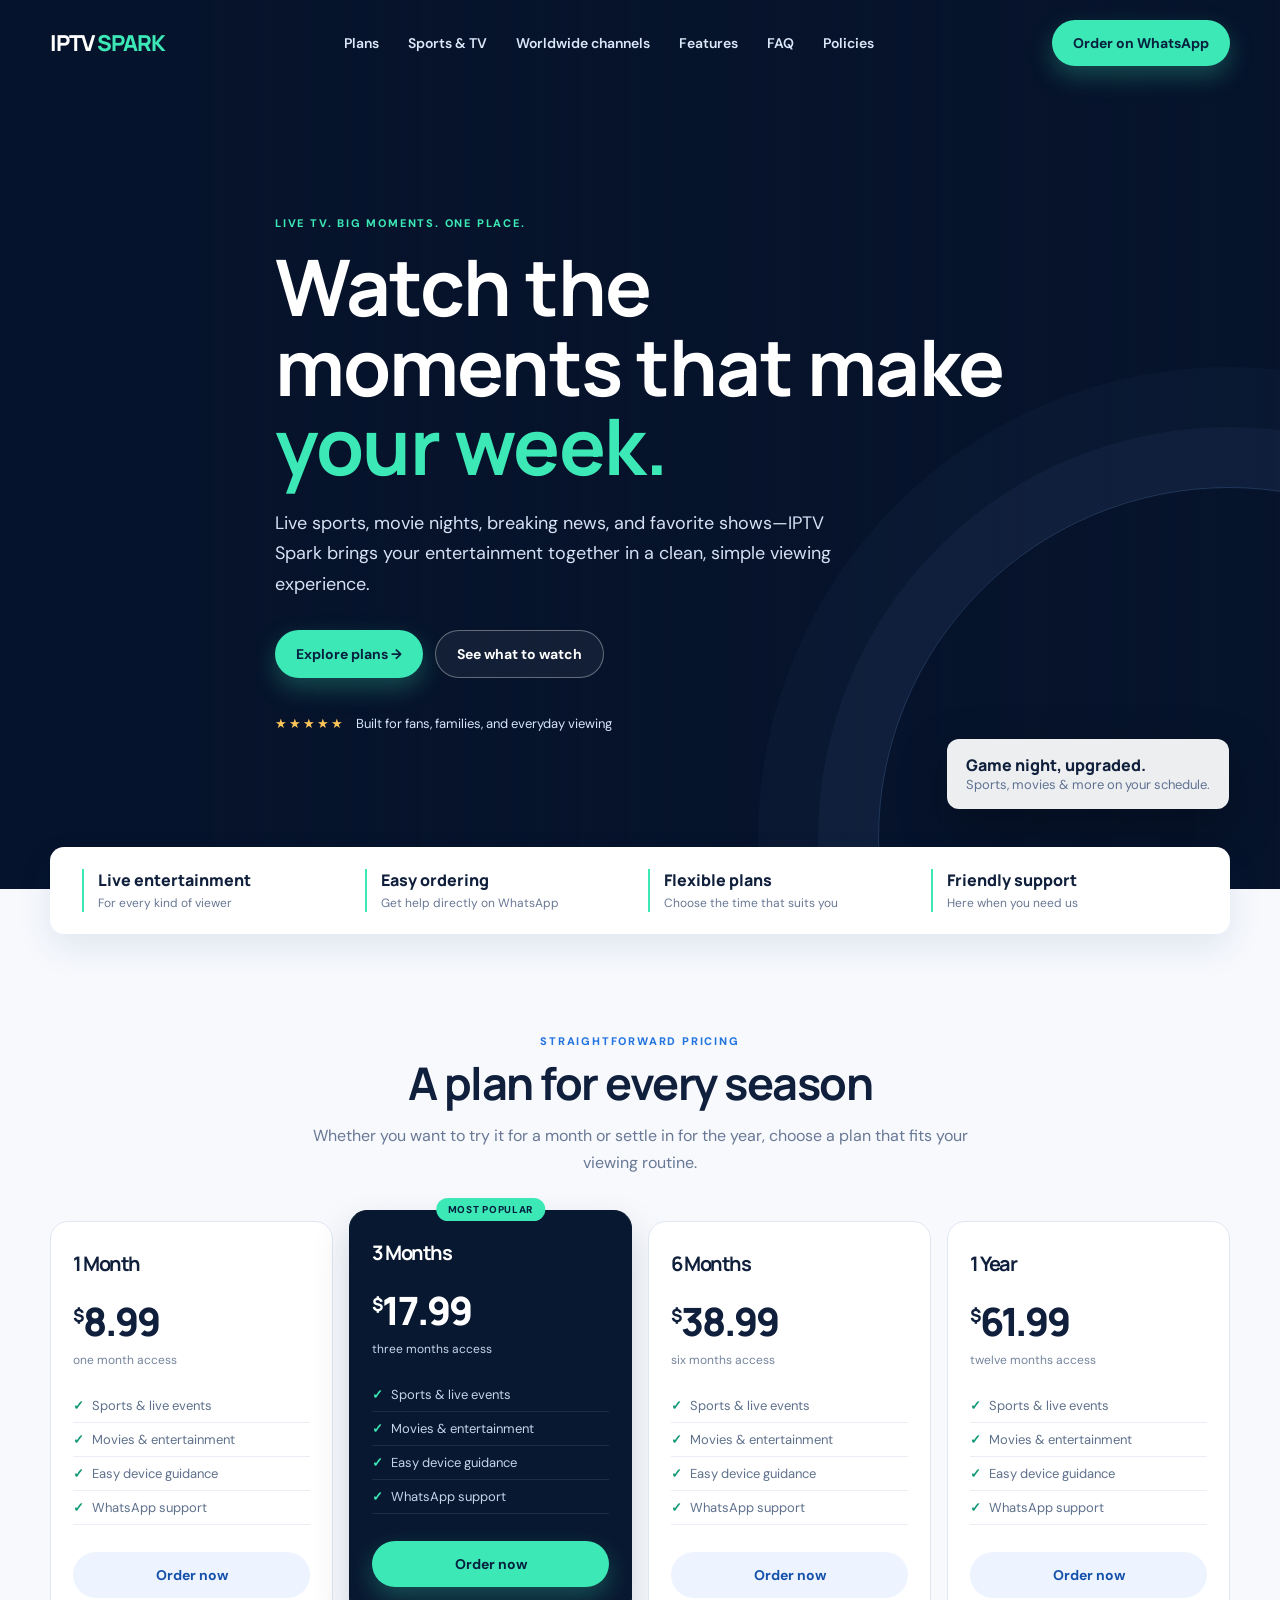
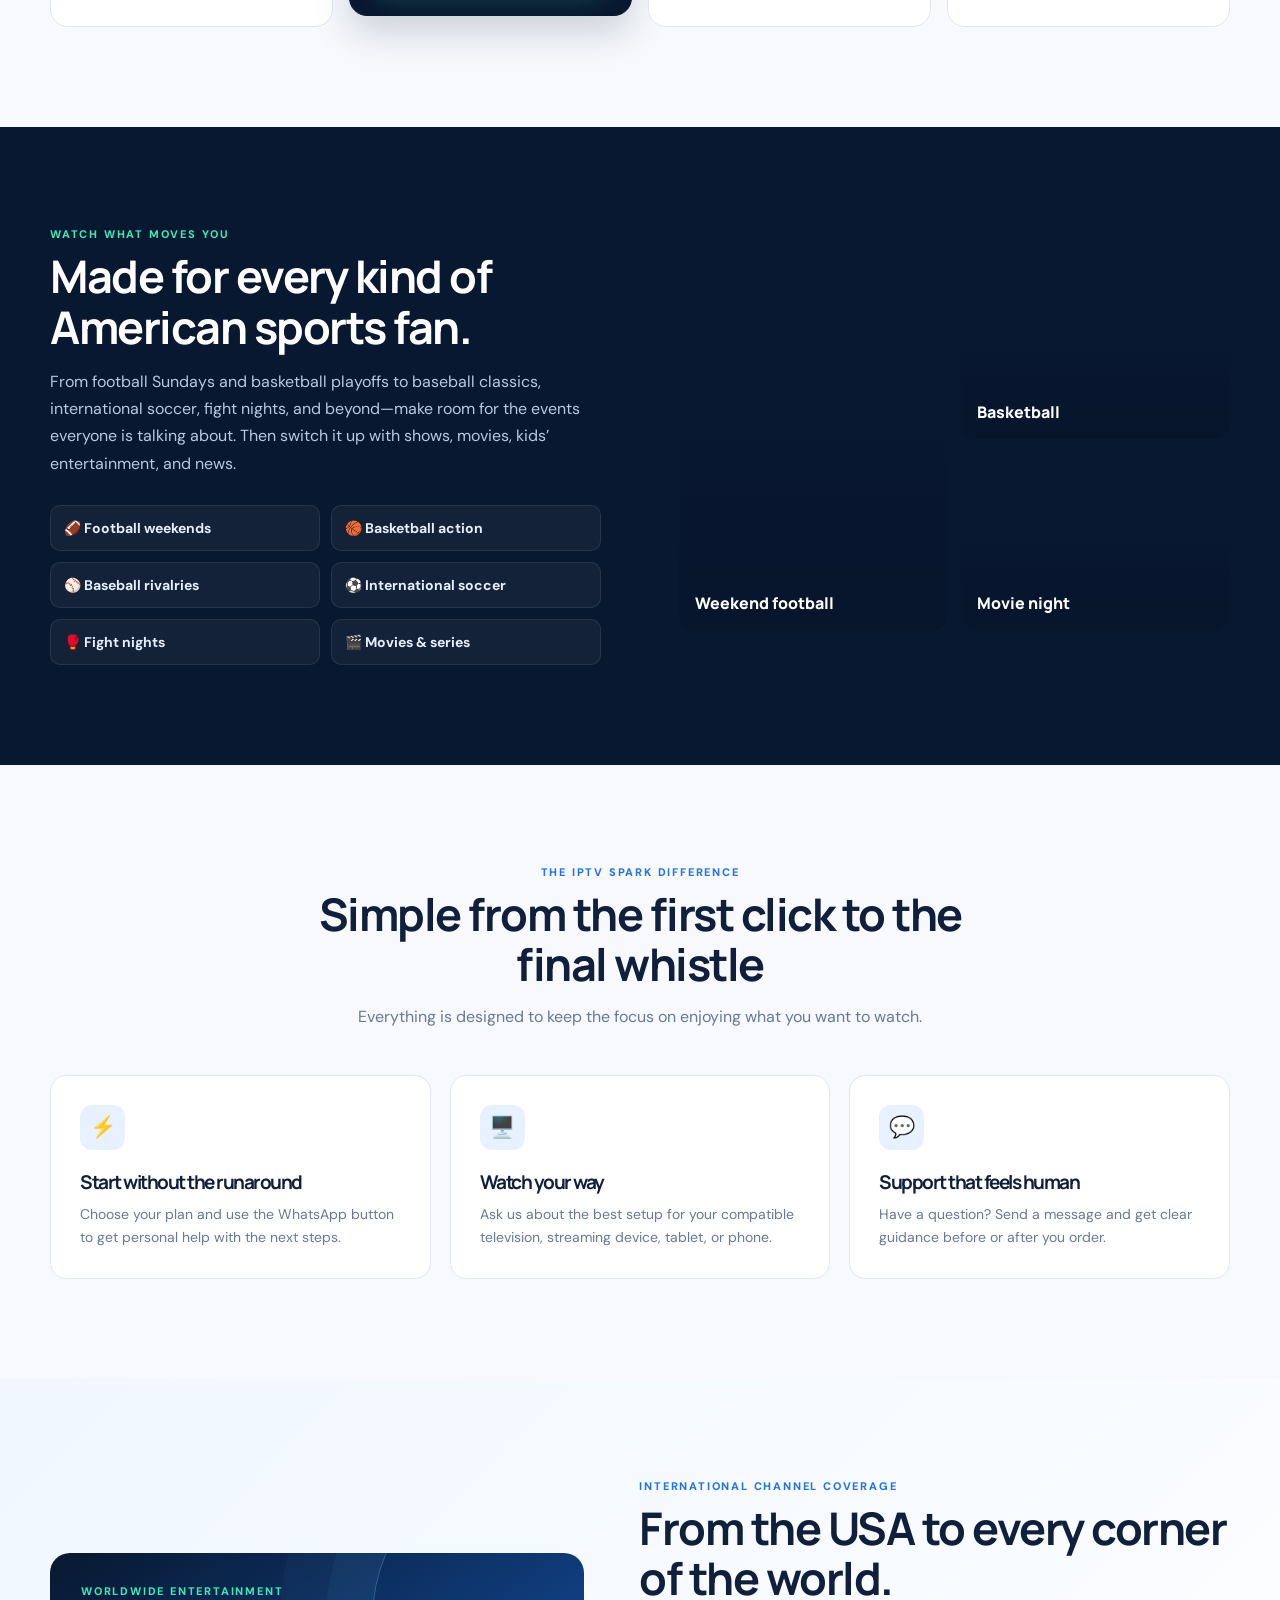
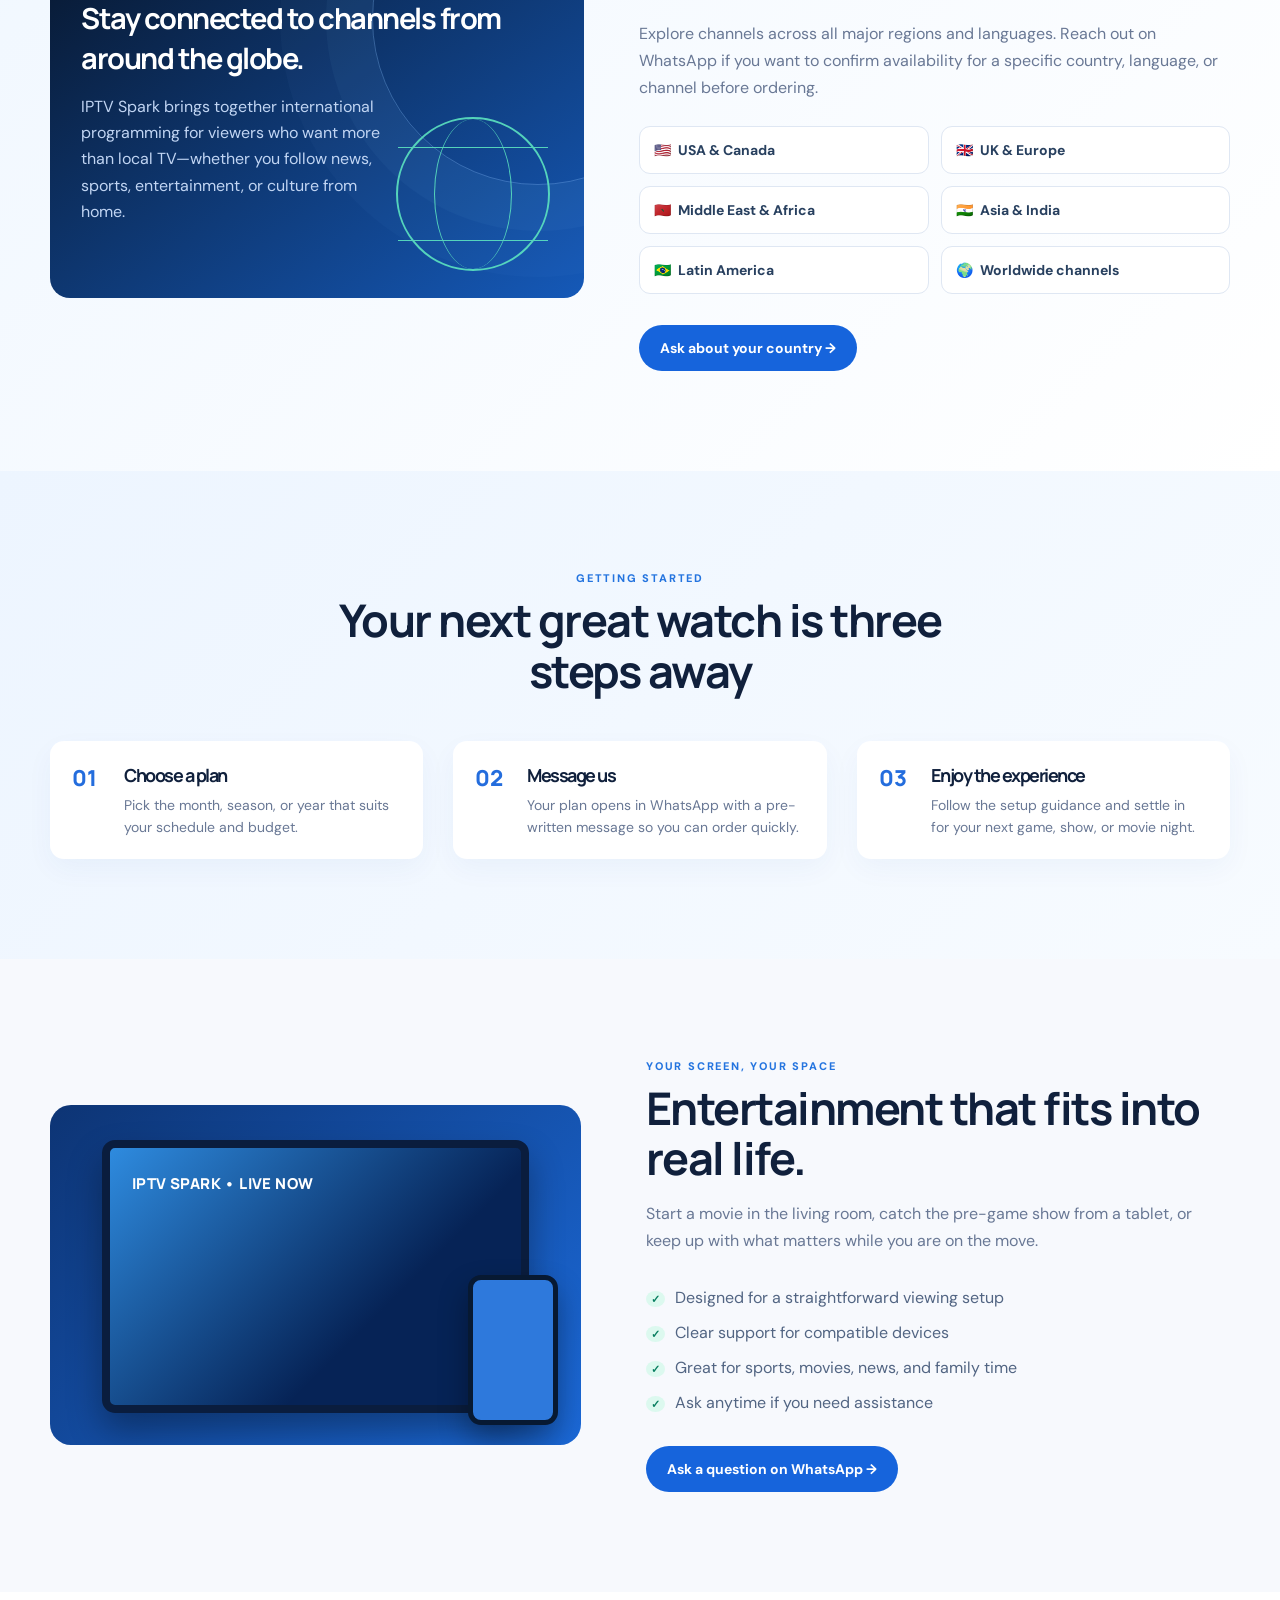
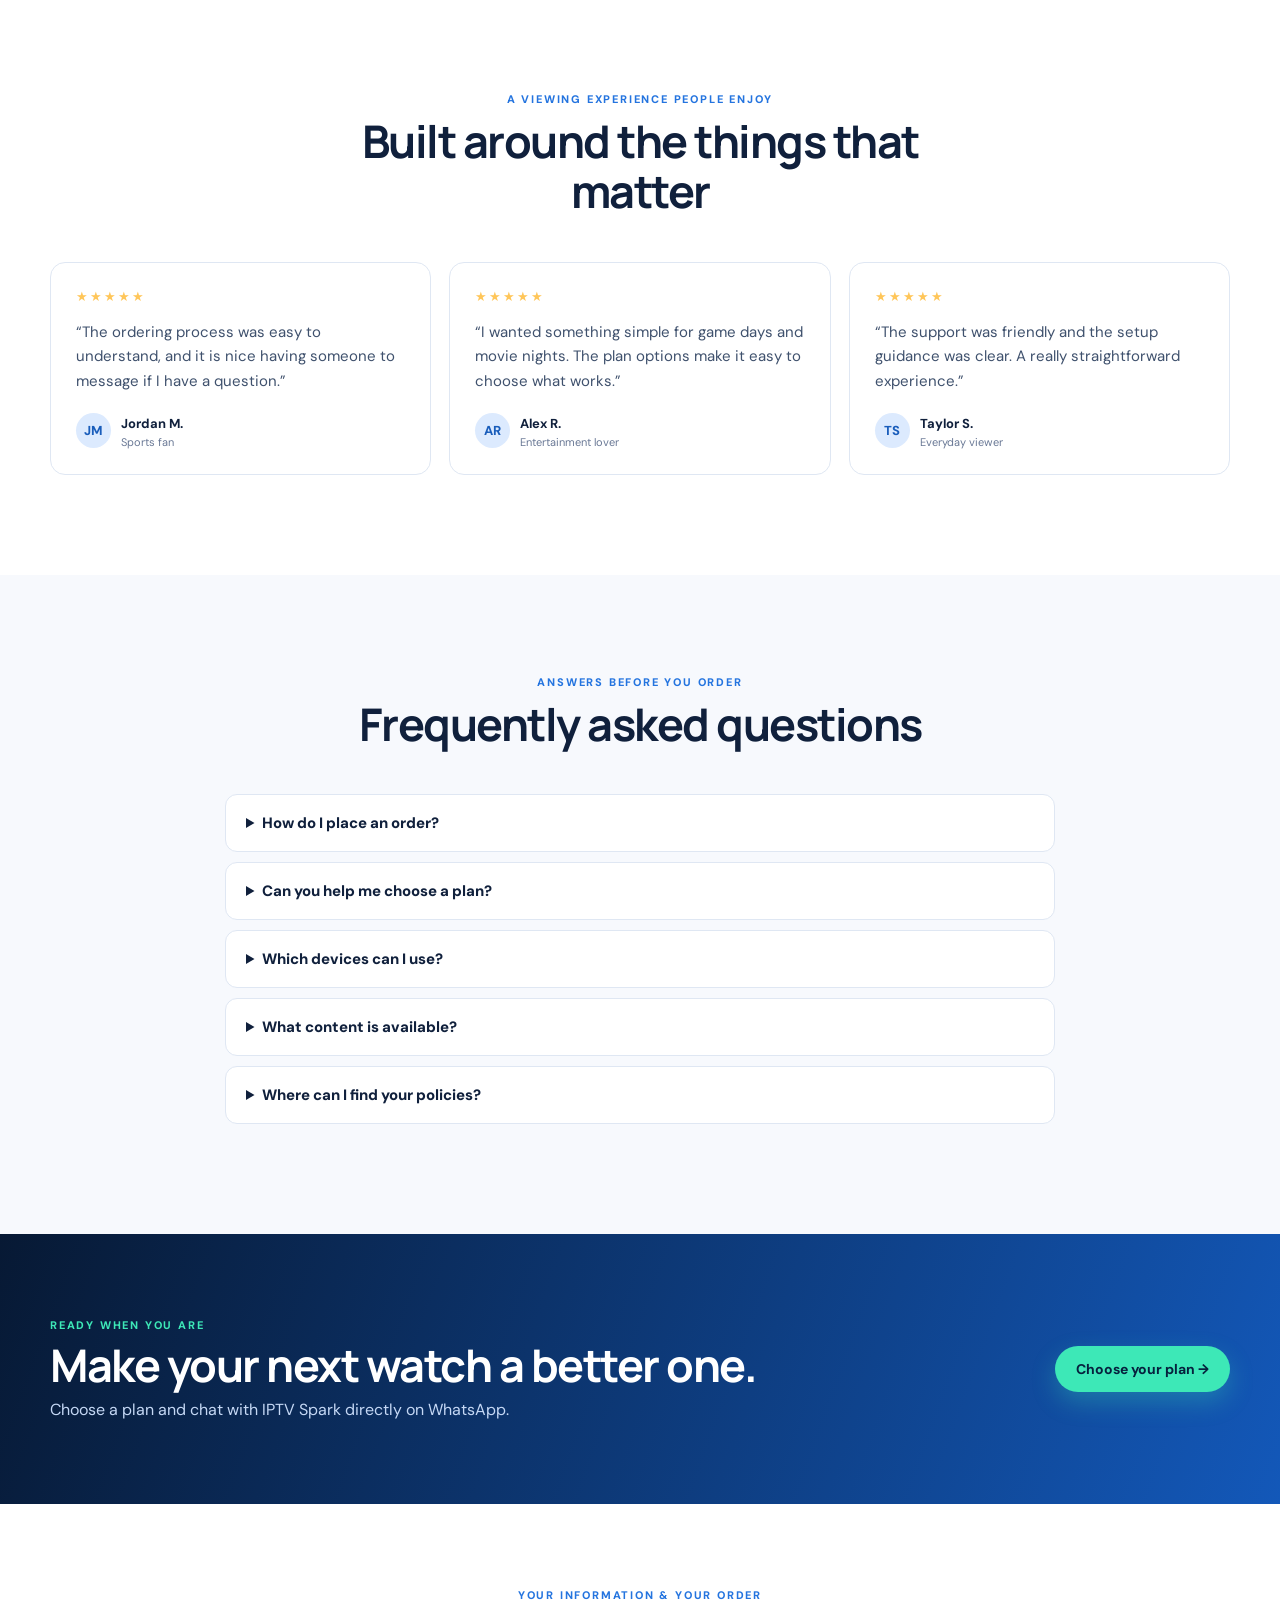
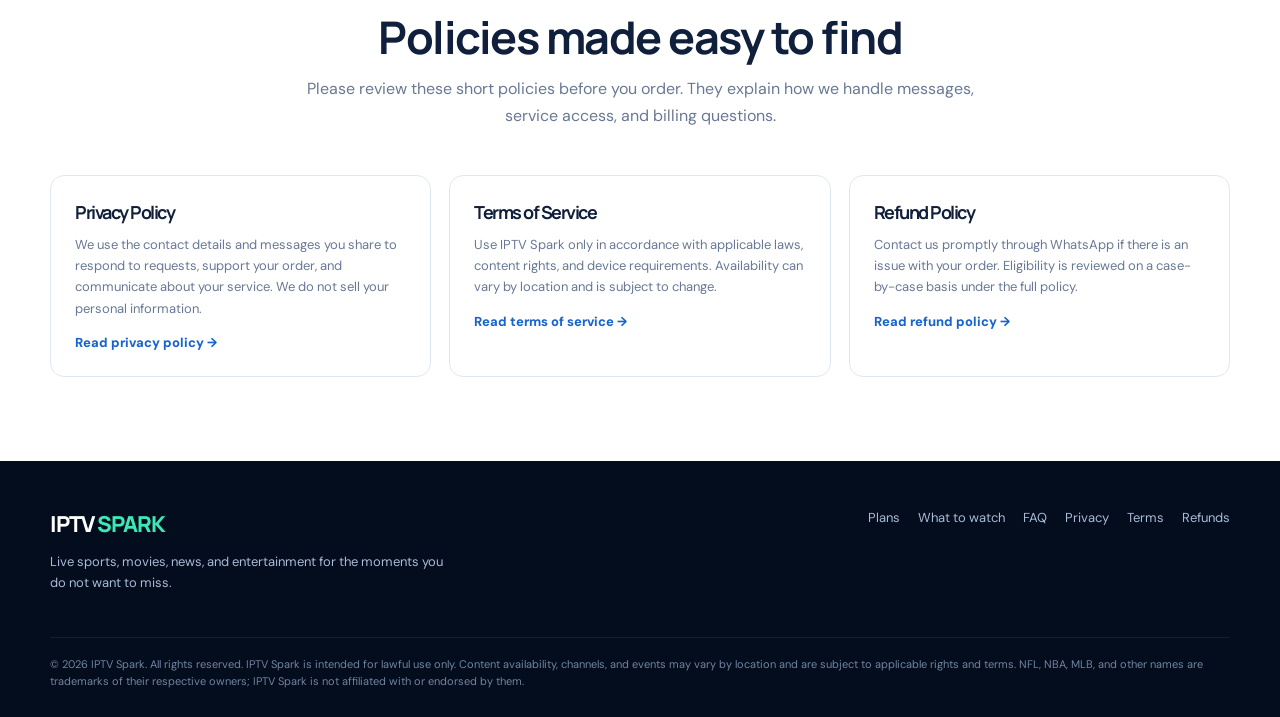
<file: index.html>
<!doctype html>
<html lang="en">
<head>
<meta charset="UTF-8">
<meta name="viewport" content="width=device-width,initial-scale=1.0">
<meta name="description" content="IPTV Spark offers flexible live-TV plans with USA and international channels, sports, movies, news, and entertainment.">
<meta name="keywords" content="IPTV USA, international IPTV, worldwide TV channels, all countries channels, live TV streaming, NFL, NBA, MLB, soccer, sports streaming, movies, entertainment">
<meta name="robots" content="index,follow">
<meta name="theme-color" content="#081830">
<meta property="og:title" content="IPTV Spark | Live Sports & International Entertainment">
<title>IPTV Spark | Live Sports & International Entertainment</title>
<!-- Google tag (gtag.js) -->
<script async src="https://www.googletagmanager.com/gtag/js?id=AW-18225805991"></script>
<script>
  window.dataLayer = window.dataLayer || [];
  function gtag(){dataLayer.push(arguments);}
  gtag('js', new Date());

  gtag('config', 'AW-18225805991');
</script>
<link rel="preconnect" href="https://fonts.googleapis.com">
<link rel="preconnect" href="https://fonts.gstatic.com" crossorigin>
<link href="https://fonts.googleapis.com/css2?family=DM+Sans:wght@400;500;600;700&family=Manrope:wght@600;700;800&display=swap" rel="stylesheet">
<script type="application/ld+json">{"@context":"https://schema.org","@type":"WebSite","name":"IPTV Spark","description":"Flexible plans for live TV, sports, movies, and entertainment."}</script>
<style>
:root{--navy:#081830;--blue:#1664dc;--mint:#3de8b7;--gold:#ffc659;--soft:#f7f9fd;--ink:#10203c;--muted:#697895;--line:#dfe7f3}*{box-sizing:border-box}html{scroll-behavior:smooth}body{margin:0;font-family:"DM Sans",Arial,sans-serif;color:var(--ink);background:var(--soft)}a{text-decoration:none;color:inherit}.wrap{width:min(1180px,calc(100% - 40px));margin:auto}.eyebrow{text-transform:uppercase;color:#2474df;letter-spacing:1.8px;font-size:11px;font-weight:800}.btn{border:0;border-radius:99px;padding:14px 21px;font:700 14px "DM Sans";display:inline-flex;justify-content:center;align-items:center;gap:8px;transition:.2s transform,.2s box-shadow;cursor:pointer}.btn:hover{transform:translateY(-2px)}.btn-primary{background:var(--mint);color:#06213d;box-shadow:0 10px 24px #3de8b744}.btn-ghost{border:1px solid #ffffff57;color:#fff;background:#ffffff0e}.btn-blue{background:var(--blue);color:#fff}.btn-light{background:#edf4ff;color:#1551aa}h1,h2,h3{font-family:Manrope,sans-serif;letter-spacing:-1.5px}h2{font-size:clamp(31px,4vw,45px);line-height:1.12;margin:10px 0 13px}.copy{line-height:1.7;color:var(--muted)}
.hero{position:relative;min-height:760px;overflow:hidden;color:#fff;background:#06132b}.hero:before{content:"";position:absolute;inset:0;background:linear-gradient(90deg,#06132bf0 15%,#06132b73 53%,#06132b14),url('https://images.unsplash.com/photo-1508098682722-e99c43a406b2?auto=format&fit=crop&w=1800&q=85') center/cover}.hero:after{content:"";position:absolute;width:700px;height:700px;border:1px solid #81b8ff38;border-radius:50%;right:-300px;bottom:-300px;box-shadow:0 0 0 60px #81b8ff0b,0 0 0 120px #81b8ff08}nav{height:86px;display:flex;align-items:center;justify-content:space-between;position:relative;z-index:2}.brand{font:800 22px Manrope;letter-spacing:-1px}.brand i{font-style:normal;color:var(--mint)}.navlinks{display:flex;gap:29px;color:#dce8fa;font-weight:600;font-size:14px}.navlinks a:hover{color:var(--mint)}.hero-content{position:relative;z-index:1;padding:130px 0 157px;max-width:730px}.hero h1{font-size:clamp(50px,7vw,78px);line-height:1.02;margin:17px 0 22px}.hero h1 em{font-style:normal;color:var(--mint)}.hero .copy{color:#d6e1f4;font-size:18px;max-width:570px}.actions{display:flex;gap:12px;flex-wrap:wrap;margin-top:31px}.rating{display:flex;gap:11px;align-items:center;margin-top:37px;font-size:13px;color:#d7e4fa}.stars{color:var(--gold);letter-spacing:2px}.hero-badge{position:absolute;z-index:2;right:max(4vw,30px);bottom:80px;background:#ffffffed;color:var(--ink);padding:15px 19px;border-radius:12px;box-shadow:0 18px 50px #0004;font-size:13px;line-height:1.45}.hero-badge strong{display:block;font:800 16px Manrope}.hero-badge span{color:#607293}
.bar{position:relative;margin-top:-42px;z-index:3}.bar-inner{padding:22px 32px;background:#fff;border-radius:14px;box-shadow:0 14px 35px #0c3c7618;display:grid;grid-template-columns:repeat(4,1fr);gap:16px}.bar-item{padding-left:14px;border-left:2px solid var(--mint)}.bar-item b{display:block;font:800 16px Manrope}.bar-item span{font-size:12px;color:var(--muted)}section{padding:100px 0}.section-head{text-align:center;max-width:690px;margin:0 auto 45px}.section-head .copy{margin:0}.plans{display:grid;grid-template-columns:repeat(4,1fr);gap:16px}.plan{position:relative;background:#fff;border:1px solid var(--line);border-radius:18px;padding:28px 22px;display:flex;flex-direction:column}.plan.featured{background:var(--navy);color:#fff;border-color:var(--navy);box-shadow:0 17px 37px #0818302b;transform:translateY(-11px)}.flag{position:absolute;top:-13px;left:50%;transform:translateX(-50%);white-space:nowrap;background:var(--mint);color:#06213d;padding:5px 12px;border-radius:99px;font-size:10px;font-weight:800;letter-spacing:.7px}.plan h3{font-size:20px;margin:0 0 17px}.price{font:800 39px Manrope;letter-spacing:-2px}.price sup{font-size:18px}.term{font-size:12px;color:#74849d;margin:4px 0 21px}.featured .term,.featured .features li{color:#c7d4e9}.features{list-style:none;padding:0;margin:0 0 27px;flex:1}.features li{padding:8px 0;border-bottom:1px solid #ebeff5;color:#5e708c;font-size:13px}.features li:before{content:"✓";color:#119975;margin-right:8px;font-weight:800}.featured .features li{border-color:#ffffff16}.featured .features li:before{color:var(--mint)}
.showcase{background:var(--navy);color:#fff;overflow:hidden}.watch-grid{display:grid;grid-template-columns:1fr 1fr;gap:78px;align-items:center}.showcase .eyebrow{color:var(--mint)}.showcase .copy{color:#b8c9e2}.sport-list{display:grid;grid-template-columns:1fr 1fr;gap:11px;margin-top:28px}.sport{padding:13px;background:#ffffff0c;border:1px solid #ffffff16;border-radius:10px;color:#e6eeff;font-weight:700;font-size:14px}.visual-grid{display:grid;grid-template-columns:1fr 1fr;gap:13px}.photo{background:center/cover;border-radius:16px;min-height:178px;position:relative;overflow:hidden}.photo:after{content:"";position:absolute;inset:0;background:linear-gradient(0deg,#06132bbb,transparent 55%)}.photo span{position:absolute;z-index:1;bottom:16px;left:16px;font:800 16px Manrope}.photo.tall{grid-row:span 2;min-height:369px;background-image:url('https://images.unsplash.com/photo-1566577739112-5180d4bf9390?auto=format&fit=crop&w=800&q=85')}.photo.basket{background-image:url('https://images.unsplash.com/photo-1546519638-68e109498ffc?auto=format&fit=crop&w=800&q=85')}.photo.movie{background-image:url('https://images.unsplash.com/photo-1489599849927-2ee91cede3ba?auto=format&fit=crop&w=800&q=85')}
.benefits{display:grid;grid-template-columns:repeat(3,1fr);gap:19px}.benefit{background:#fff;border:1px solid var(--line);padding:29px;border-radius:16px}.icon{width:45px;height:45px;border-radius:12px;background:#e8f1ff;color:#175fc9;display:grid;place-items:center;font-size:21px;margin-bottom:19px}.benefit h3{font-size:19px;margin:0 0 8px}.benefit p{margin:0;color:var(--muted);font-size:14px;line-height:1.65}.how{background:linear-gradient(135deg,#edf5ff,#f7fbff)}.steps{display:grid;grid-template-columns:repeat(3,1fr);gap:30px;counter-reset:steps}.step{position:relative;padding:22px 24px 20px 74px;background:#fff;border-radius:14px;box-shadow:0 10px 28px #1551aa0b}.step:before{counter-increment:steps;content:"0" counter(steps);position:absolute;left:22px;top:22px;color:#246ddd;font:800 22px Manrope}.step h3{margin:0 0 7px;font-size:18px}.step p{margin:0;font-size:14px;line-height:1.6;color:var(--muted)}
.devices{display:grid;grid-template-columns:1fr 1.1fr;gap:65px;align-items:center}.device-art{min-height:340px;border-radius:21px;background:linear-gradient(135deg,#0d3474,#1b69d8);position:relative;overflow:hidden}.device-art:before{content:"";position:absolute;inset:35px 52px 32px;border:8px solid #0a1d3e;border-radius:13px;background:linear-gradient(135deg,#2e8bdf,#062356 65%);box-shadow:0 18px 35px #0005}.device-art:after{content:"IPTV SPARK  •  LIVE NOW";position:absolute;top:68px;left:82px;font:800 15px Manrope;color:#fff;letter-spacing:.4px}.device-art .mini{position:absolute;width:90px;height:150px;border:5px solid #071932;background:#2e79dc;border-radius:13px;right:23px;bottom:20px;z-index:1;box-shadow:0 15px 30px #0005}.checks{list-style:none;padding:0;margin:26px 0}.checks li{padding:7px 0;color:#526583}.checks li:before{content:"✓";background:#dcf9ef;color:#087e60;border-radius:50%;padding:1px 5px;margin-right:10px;font-size:11px;font-weight:bold}
.testimonials{background:#fff}.quotes{display:grid;grid-template-columns:repeat(3,1fr);gap:18px}.quote{border:1px solid var(--line);border-radius:15px;padding:25px}.quote .stars{font-size:13px}.quote p{font-size:15px;line-height:1.65;color:#3f516d}.person{display:flex;align-items:center;gap:10px;margin-top:18px}.avatar{width:35px;height:35px;border-radius:50%;display:grid;place-items:center;background:#dceafe;color:#195dbb;font-size:13px;font-weight:800}.person b{font-size:13px}.person small{display:block;font-size:11px;color:var(--muted);margin-top:2px}.faq{max-width:830px;margin:auto}.faq details{background:#fff;border:1px solid var(--line);border-radius:12px;margin:10px 0;padding:18px 20px}.faq summary{cursor:pointer;font-weight:800;font-size:15px}.faq p{color:var(--muted);font-size:14px;line-height:1.65;margin:14px 0 0}.cta{padding:84px 0;color:#fff;background:linear-gradient(110deg,#071934,#1358b9)}.cta-inner{display:flex;align-items:center;justify-content:space-between;gap:25px}.cta h2{margin:8px 0}.cta p{margin:0;color:#c5d8f5}.policies{background:#fff;padding:84px 0}.policy-grid{display:grid;grid-template-columns:repeat(3,1fr);gap:18px}.policy{border:1px solid var(--line);border-radius:14px;padding:24px}.policy h3{margin:0 0 10px;font-size:18px}.policy p{margin:0;font-size:13px;color:var(--muted);line-height:1.65}.policy a{display:inline-block;margin-top:15px;color:#1764ce;font-size:13px;font-weight:800}.modal{display:none;position:fixed;inset:0;background:#071830a8;z-index:10;padding:25px;overflow:auto}.modal:target{display:grid;place-items:center}.modal-box{max-width:720px;width:100%;background:#fff;border-radius:16px;padding:33px;position:relative;color:var(--ink)}.modal-box h2{font-size:27px}.modal-box p,.modal-box li{font-size:14px;color:#576a88;line-height:1.65}.close{position:absolute;right:18px;top:14px;font-size:25px;color:#51627e}footer{background:#040d1d;color:#a9bad6;padding:48px 0 26px}.footer-top{display:flex;justify-content:space-between;gap:25px}.footer-links{display:flex;gap:18px;flex-wrap:wrap;font-size:13px}.footer-bottom{border-top:1px solid #ffffff12;margin-top:30px;padding-top:18px;font-size:11px;line-height:1.6;color:#7184a1}@media(max-width:850px){.navlinks{display:none}.hero-content{padding:110px 0 154px}.hero-badge{right:20px}.bar-inner{grid-template-columns:1fr 1fr}.plans{grid-template-columns:1fr 1fr}.plan.featured{transform:none}.watch-grid,.devices{grid-template-columns:1fr;gap:42px}.benefits,.quotes{grid-template-columns:1fr}.steps,.policy-grid{grid-template-columns:1fr}.cta-inner,.footer-top{flex-direction:column;align-items:flex-start}}@media(max-width:480px){.wrap{width:min(100% - 28px,1180px)}nav .btn{padding:10px 13px;font-size:12px}.hero{min-height:680px}.hero h1{font-size:48px}.hero-content{padding-top:98px}.hero-badge{display:none}.bar{margin-top:-25px}.bar-inner{padding:18px;gap:13px}.plans{grid-template-columns:1fr}.sport-list{grid-template-columns:1fr}.visual-grid{max-width:400px}.photo.tall{min-height:320px}.photo{min-height:153px}section{padding:72px 0}}
.world{background:linear-gradient(135deg,#f0f7ff,#fff)}.world-grid{display:grid;grid-template-columns:.95fr 1.05fr;gap:55px;align-items:center}.world-card{min-height:345px;border-radius:20px;padding:31px;background:linear-gradient(145deg,#081830,#1559b8);color:#fff;position:relative;overflow:hidden}.world-card:before{content:"";position:absolute;width:330px;height:330px;border:1px solid #8dc3ff52;border-radius:50%;right:-120px;top:-100px;box-shadow:0 0 0 46px #8dc3ff0b,0 0 0 92px #8dc3ff08}.world-card h3{position:relative;font-size:29px;margin:0 0 9px}.world-card p{position:relative;color:#c1d5f3;line-height:1.65;max-width:310px}.globe{position:absolute;right:34px;bottom:27px;width:154px;height:154px;border:2px solid #5ee7c1;border-radius:50%;opacity:.88}.globe:before,.globe:after{content:"";position:absolute;inset:28px 0;border-top:1px solid #5ee7c1;border-bottom:1px solid #5ee7c1}.globe:after{inset:0 36px;border:0;border-left:1px solid #5ee7c1;border-right:1px solid #5ee7c1;border-radius:50%}.region-list{display:grid;grid-template-columns:repeat(2,1fr);gap:12px;margin-top:25px}.region{padding:14px;border:1px solid var(--line);border-radius:11px;background:#fff;font-size:14px;font-weight:700;color:#28405f}.region span{margin-right:7px}@media(max-width:850px){.world-grid{grid-template-columns:1fr;gap:42px}}@media(max-width:480px){.region-list{grid-template-columns:1fr}}
</style>
</head>
<body>
<header class="hero" id="home">
<nav class="wrap">
<a class="brand" href="#home">IPTV <i>SPARK</i>
</a>
<div class="navlinks">
<a href="#plans">Plans</a>
<a href="#watch">Sports & TV</a>
<a href="#international">Worldwide channels</a>
<a href="#features">Features</a>
<a href="#faq">FAQ</a>
<a href="#policies">Policies</a>
</div>
<a class="btn btn-primary" href="https://wa.me/212629917205?text=I%20want%20this%20offer" target="_blank" rel="noopener">Order on WhatsApp</a>
</nav>
<div class="wrap hero-content">
<div class="eyebrow" style="color:var(--mint)">Live TV. Big moments. One place.</div>
<h1>Watch the moments that make <em>your week.</em>
</h1>
<p class="copy">Live sports, movie nights, breaking news, and favorite shows—IPTV Spark brings your entertainment together in a clean, simple viewing experience.</p>
<div class="actions">
<a class="btn btn-primary" href="#plans">Explore plans →</a>
<a class="btn btn-ghost" href="#watch">See what to watch</a>
</div>
<div class="rating">
<span class="stars">★★★★★</span>
<span>Built for fans, families, and everyday viewing</span>
</div>
</div>
<div class="hero-badge">
<strong>Game night, upgraded.</strong>
<span>Sports, movies & more on your schedule.</span>
</div>
</header>
<div class="bar wrap">
<div class="bar-inner">
<div class="bar-item">
<b>Live entertainment</b>
<span>For every kind of viewer</span>
</div>
<div class="bar-item">
<b>Easy ordering</b>
<span>Get help directly on WhatsApp</span>
</div>
<div class="bar-item">
<b>Flexible plans</b>
<span>Choose the time that suits you</span>
</div>
<div class="bar-item">
<b>Friendly support</b>
<span>Here when you need us</span>
</div>
</div>
</div>
<main>
<section id="plans">
<div class="wrap">
<div class="section-head">
<div class="eyebrow">Straightforward pricing</div>
<h2>A plan for every season</h2>
<p class="copy">Whether you want to try it for a month or settle in for the year, choose a plan that fits your viewing routine.</p>
</div>
<div class="plans">
<article class="plan">
<h3>1 Month</h3>
<div class="price">
<sup>$</sup>8.99</div>
<div class="term">one month access</div>
<ul class="features">
<li>Sports & live events</li>
<li>Movies & entertainment</li>
<li>Easy device guidance</li>
<li>WhatsApp support</li>
</ul>
<a class="btn btn-light" href="https://wa.me/212629917205?text=I%20want%20this%20offer%3A%201%20Month%20-%20%248.99" target="_blank" rel="noopener">Order now</a>
</article>
<article class="plan featured">
<span class="flag">MOST POPULAR</span>
<h3>3 Months</h3>
<div class="price">
<sup>$</sup>17.99</div>
<div class="term">three months access</div>
<ul class="features">
<li>Sports & live events</li>
<li>Movies & entertainment</li>
<li>Easy device guidance</li>
<li>WhatsApp support</li>
</ul>
<a class="btn btn-primary" href="https://wa.me/212629917205?text=I%20want%20this%20offer%3A%203%20Months%20-%20%2417.99" target="_blank" rel="noopener">Order now</a>
</article>
<article class="plan">
<h3>6 Months</h3>
<div class="price">
<sup>$</sup>38.99</div>
<div class="term">six months access</div>
<ul class="features">
<li>Sports & live events</li>
<li>Movies & entertainment</li>
<li>Easy device guidance</li>
<li>WhatsApp support</li>
</ul>
<a class="btn btn-light" href="https://wa.me/212629917205?text=I%20want%20this%20offer%3A%206%20Months%20-%20%2438.99" target="_blank" rel="noopener">Order now</a>
</article>
<article class="plan">
<h3>1 Year</h3>
<div class="price">
<sup>$</sup>61.99</div>
<div class="term">twelve months access</div>
<ul class="features">
<li>Sports & live events</li>
<li>Movies & entertainment</li>
<li>Easy device guidance</li>
<li>WhatsApp support</li>
</ul>
<a class="btn btn-light" href="https://wa.me/212629917205?text=I%20want%20this%20offer%3A%201%20Year%20-%20%2461.99" target="_blank" rel="noopener">Order now</a>
</article>
</div>
</div>
</section>
<section class="showcase" id="watch">
<div class="wrap watch-grid">
<div>
<div class="eyebrow">Watch what moves you</div>
<h2>Made for every kind of American sports fan.</h2>
<p class="copy">From football Sundays and basketball playoffs to baseball classics, international soccer, fight nights, and beyond—make room for the events everyone is talking about. Then switch it up with shows, movies, kids’ entertainment, and news.</p>
<div class="sport-list">
<div class="sport">🏈 Football weekends</div>
<div class="sport">🏀 Basketball action</div>
<div class="sport">⚾ Baseball rivalries</div>
<div class="sport">⚽ International soccer</div>
<div class="sport">🥊 Fight nights</div>
<div class="sport">🎬 Movies & series</div>
</div>
</div>
<div class="visual-grid">
<div class="photo tall">
<span>Weekend football</span>
</div>
<div class="photo basket">
<span>Basketball</span>
</div>
<div class="photo movie">
<span>Movie night</span>
</div>
</div>
</div>
</section>
<section id="features">
<div class="wrap">
<div class="section-head">
<div class="eyebrow">The IPTV Spark difference</div>
<h2>Simple from the first click to the final whistle</h2>
<p class="copy">Everything is designed to keep the focus on enjoying what you want to watch.</p>
</div>
<div class="benefits">
<article class="benefit">
<div class="icon">⚡</div>
<h3>Start without the runaround</h3>
<p>Choose your plan and use the WhatsApp button to get personal help with the next steps.</p>
</article>
<article class="benefit">
<div class="icon">🖥️</div>
<h3>Watch your way</h3>
<p>Ask us about the best setup for your compatible television, streaming device, tablet, or phone.</p>
</article>
<article class="benefit">
<div class="icon">💬</div>
<h3>Support that feels human</h3>
<p>Have a question? Send a message and get clear guidance before or after you order.</p>
</article>
</div>
</div>
</section>
<section class="world" id="international"><div class="wrap world-grid"><div class="world-card"><div class="eyebrow" style="color:var(--mint)">Worldwide entertainment</div><h3>Stay connected to channels from around the globe.</h3><p>IPTV Spark brings together international programming for viewers who want more than local TV—whether you follow news, sports, entertainment, or culture from home.</p><div class="globe" aria-hidden="true"></div></div><div><div class="eyebrow">International channel coverage</div><h2>From the USA to every corner of the world.</h2><p class="copy">Explore channels across all major regions and languages. Reach out on WhatsApp if you want to confirm availability for a specific country, language, or channel before ordering.</p><div class="region-list"><div class="region"><span>🇺🇸</span>USA & Canada</div><div class="region"><span>🇬🇧</span>UK & Europe</div><div class="region"><span>🇲🇦</span>Middle East & Africa</div><div class="region"><span>🇮🇳</span>Asia & India</div><div class="region"><span>🇧🇷</span>Latin America</div><div class="region"><span>🌍</span>Worldwide channels</div></div><div class="actions"><a class="btn btn-blue" href="https://wa.me/212629917205?text=I%20want%20to%20ask%20about%20channels%20from%20my%20country" target="_blank" rel="noopener">Ask about your country →</a></div></div></div></section>
<section class="how">
<div class="wrap">
<div class="section-head">
<div class="eyebrow">Getting started</div>
<h2>Your next great watch is three steps away</h2>
</div>
<div class="steps">
<article class="step">
<h3>Choose a plan</h3>
<p>Pick the month, season, or year that suits your schedule and budget.</p>
</article>
<article class="step">
<h3>Message us</h3>
<p>Your plan opens in WhatsApp with a pre-written message so you can order quickly.</p>
</article>
<article class="step">
<h3>Enjoy the experience</h3>
<p>Follow the setup guidance and settle in for your next game, show, or movie night.</p>
</article>
</div>
</div>
</section>
<section>
<div class="wrap devices">
<div class="device-art">
<div class="mini">
</div>
</div>
<div>
<div class="eyebrow">Your screen, your space</div>
<h2>Entertainment that fits into real life.</h2>
<p class="copy">Start a movie in the living room, catch the pre-game show from a tablet, or keep up with what matters while you are on the move.</p>
<ul class="checks">
<li>Designed for a straightforward viewing setup</li>
<li>Clear support for compatible devices</li>
<li>Great for sports, movies, news, and family time</li>
<li>Ask anytime if you need assistance</li>
</ul>
<a class="btn btn-blue" href="https://wa.me/212629917205?text=I%20want%20help%20choosing%20an%20IPTV%20Spark%20plan" target="_blank" rel="noopener">Ask a question on WhatsApp →</a>
</div>
</div>
</section>
<section class="testimonials">
<div class="wrap">
<div class="section-head">
<div class="eyebrow">A viewing experience people enjoy</div>
<h2>Built around the things that matter</h2>
</div>
<div class="quotes">
<article class="quote">
<div class="stars">★★★★★</div>
<p>“The ordering process was easy to understand, and it is nice having someone to message if I have a question.”</p>
<div class="person">
<div class="avatar">JM</div>
<div>
<b>Jordan M.</b>
<small>Sports fan</small>
</div>
</div>
</article>
<article class="quote">
<div class="stars">★★★★★</div>
<p>“I wanted something simple for game days and movie nights. The plan options make it easy to choose what works.”</p>
<div class="person">
<div class="avatar">AR</div>
<div>
<b>Alex R.</b>
<small>Entertainment lover</small>
</div>
</div>
</article>
<article class="quote">
<div class="stars">★★★★★</div>
<p>“The support was friendly and the setup guidance was clear. A really straightforward experience.”</p>
<div class="person">
<div class="avatar">TS</div>
<div>
<b>Taylor S.</b>
<small>Everyday viewer</small>
</div>
</div>
</article>
</div>
</div>
</section>
<section id="faq">
<div class="wrap">
<div class="section-head">
<div class="eyebrow">Answers before you order</div>
<h2>Frequently asked questions</h2>
</div>
<div class="faq">
<details>
<summary>How do I place an order?</summary>
<p>Choose any “Order now” button. It will open WhatsApp with the plan name and price already included in your message.</p>
</details>
<details>
<summary>Can you help me choose a plan?</summary>
<p>Yes. Use the WhatsApp contact button and tell us how long you would like access. We can help you select the right term.</p>
</details>
<details>
<summary>Which devices can I use?</summary>
<p>Message us with your device details before ordering. We will help confirm the appropriate setup for your viewing needs.</p>
</details>
<details>
<summary>What content is available?</summary>
<p>The service is focused on sports, live entertainment, movies, news, and popular programming. Content availability can vary by location, event, and applicable content rights.</p>
</details>
<details>
<summary>Where can I find your policies?</summary>
<p>Our privacy, terms, and refund information are summarized below. Please read them before making a purchase.</p>
</details>
</div>
</div>
</section>
<section class="cta">
<div class="wrap cta-inner">
<div>
<div class="eyebrow" style="color:var(--mint)">Ready when you are</div>
<h2>Make your next watch a better one.</h2>
<p>Choose a plan and chat with IPTV Spark directly on WhatsApp.</p>
</div>
<a class="btn btn-primary" href="#plans">Choose your plan →</a>
</div>
</section>
<section class="policies" id="policies">
<div class="wrap">
<div class="section-head">
<div class="eyebrow">Your information & your order</div>
<h2>Policies made easy to find</h2>
<p class="copy">Please review these short policies before you order. They explain how we handle messages, service access, and billing questions.</p>
</div>
<div class="policy-grid">
<article class="policy">
<h3>Privacy Policy</h3>
<p>We use the contact details and messages you share to respond to requests, support your order, and communicate about your service. We do not sell your personal information.</p>
<a href="#privacy">Read privacy policy →</a>
</article>
<article class="policy">
<h3>Terms of Service</h3>
<p>Use IPTV Spark only in accordance with applicable laws, content rights, and device requirements. Availability can vary by location and is subject to change.</p>
<a href="#terms">Read terms of service →</a>
</article>
<article class="policy">
<h3>Refund Policy</h3>
<p>Contact us promptly through WhatsApp if there is an issue with your order. Eligibility is reviewed on a case-by-case basis under the full policy.</p>
<a href="#refund">Read refund policy →</a>
</article>
</div>
</div>
</section>
</main>
<footer>
<div class="wrap">
<div class="footer-top">
<div>
<a class="brand" href="#home" style="color:#fff">IPTV <i>SPARK</i>
</a>
<p style="font-size:13px;max-width:400px;line-height:1.6">Live sports, movies, news, and entertainment for the moments you do not want to miss.</p>
</div>
<div class="footer-links">
<a href="#plans">Plans</a>
<a href="#watch">What to watch</a>
<a href="#faq">FAQ</a>
<a href="#privacy">Privacy</a>
<a href="#terms">Terms</a>
<a href="#refund">Refunds</a>
</div>
</div>
<div class="footer-bottom">© 2026 IPTV Spark. All rights reserved. IPTV Spark is intended for lawful use only. Content availability, channels, and events may vary by location and are subject to applicable rights and terms. NFL, NBA, MLB, and other names are trademarks of their respective owners; IPTV Spark is not affiliated with or endorsed by them.</div>
</div>
</footer>
<section class="modal" id="privacy">
<div class="modal-box">
<a class="close" href="#policies" aria-label="Close">×</a>
<h2>Privacy Policy</h2>
<p>Last updated: October 21, 2026</p>
<p>IPTV Spark collects only the information you choose to share when you contact us, such as your name, WhatsApp number, preferred plan, and support messages. We use this information to respond to you, process and support your service request, and improve customer support.</p>
<p>We do not sell personal information. We may share information only when needed to provide requested service, comply with law, or protect our rights and users. To ask about your information, contact us on WhatsApp.</p>
</div>
</section>
<section class="modal" id="terms">
<div class="modal-box">
<a class="close" href="#policies" aria-label="Close">×</a>
<h2>Terms of Service</h2>
<p>Last updated: October 21, 2026</p>
<p>By ordering, you agree to use the service lawfully and in accordance with applicable local rules, content rights, and device requirements. You are responsible for providing accurate order and contact information.</p>
<p>Content, schedules, channels, and event availability may change or vary based on location, technical conditions, and licensing or distribution rights. Brand names referenced on this site belong to their respective owners and do not imply affiliation.</p>
</div>
</section>
<section class="modal" id="refund">
<div class="modal-box">
<a class="close" href="#policies" aria-label="Close">×</a>
<h2>Refund Policy</h2>
<p>Last updated: October 21, 2026</p>
<p>If you experience an issue, please contact IPTV Spark on WhatsApp as soon as possible with your order details. We will review the situation and work with you on an appropriate resolution.</p>
<p>Refund eligibility depends on the nature of the issue, service status, and applicable payment terms. This policy does not limit any rights that cannot be excluded under applicable law.</p>
</div>
</section>
<!-- Event snippet for Spark conversion page -->
<script>
  function gtag_report_conversion(url) {
    if (typeof gtag !== 'function') {
      if (typeof(url) !== 'undefined') {
        window.location = url;
      }
      return false;
    }
    var navigated = false;
    var callback = function () {
      navigated = true;
      if (typeof(url) !== 'undefined') {
        window.location = url;
      }
    };
    gtag('event', 'conversion', {
      'send_to': 'AW-18225805991/Na7oCLbOhKUdEKf13vJD',
      'value': 1.0,
      'currency': 'USD',
      'event_callback': callback
    });
    window.setTimeout(function () {
      if (!navigated && typeof(url) !== 'undefined') {
        window.location = url;
      }
    }, 1200);
    return false;
  }

  document.querySelectorAll('a[href*="wa.me/212629917205"]').forEach(function (orderLink) {
    orderLink.addEventListener('click', function (event) {
      event.preventDefault();
      gtag_report_conversion(orderLink.href);
    });
  });
</script>
</body>
</html>
</file>
